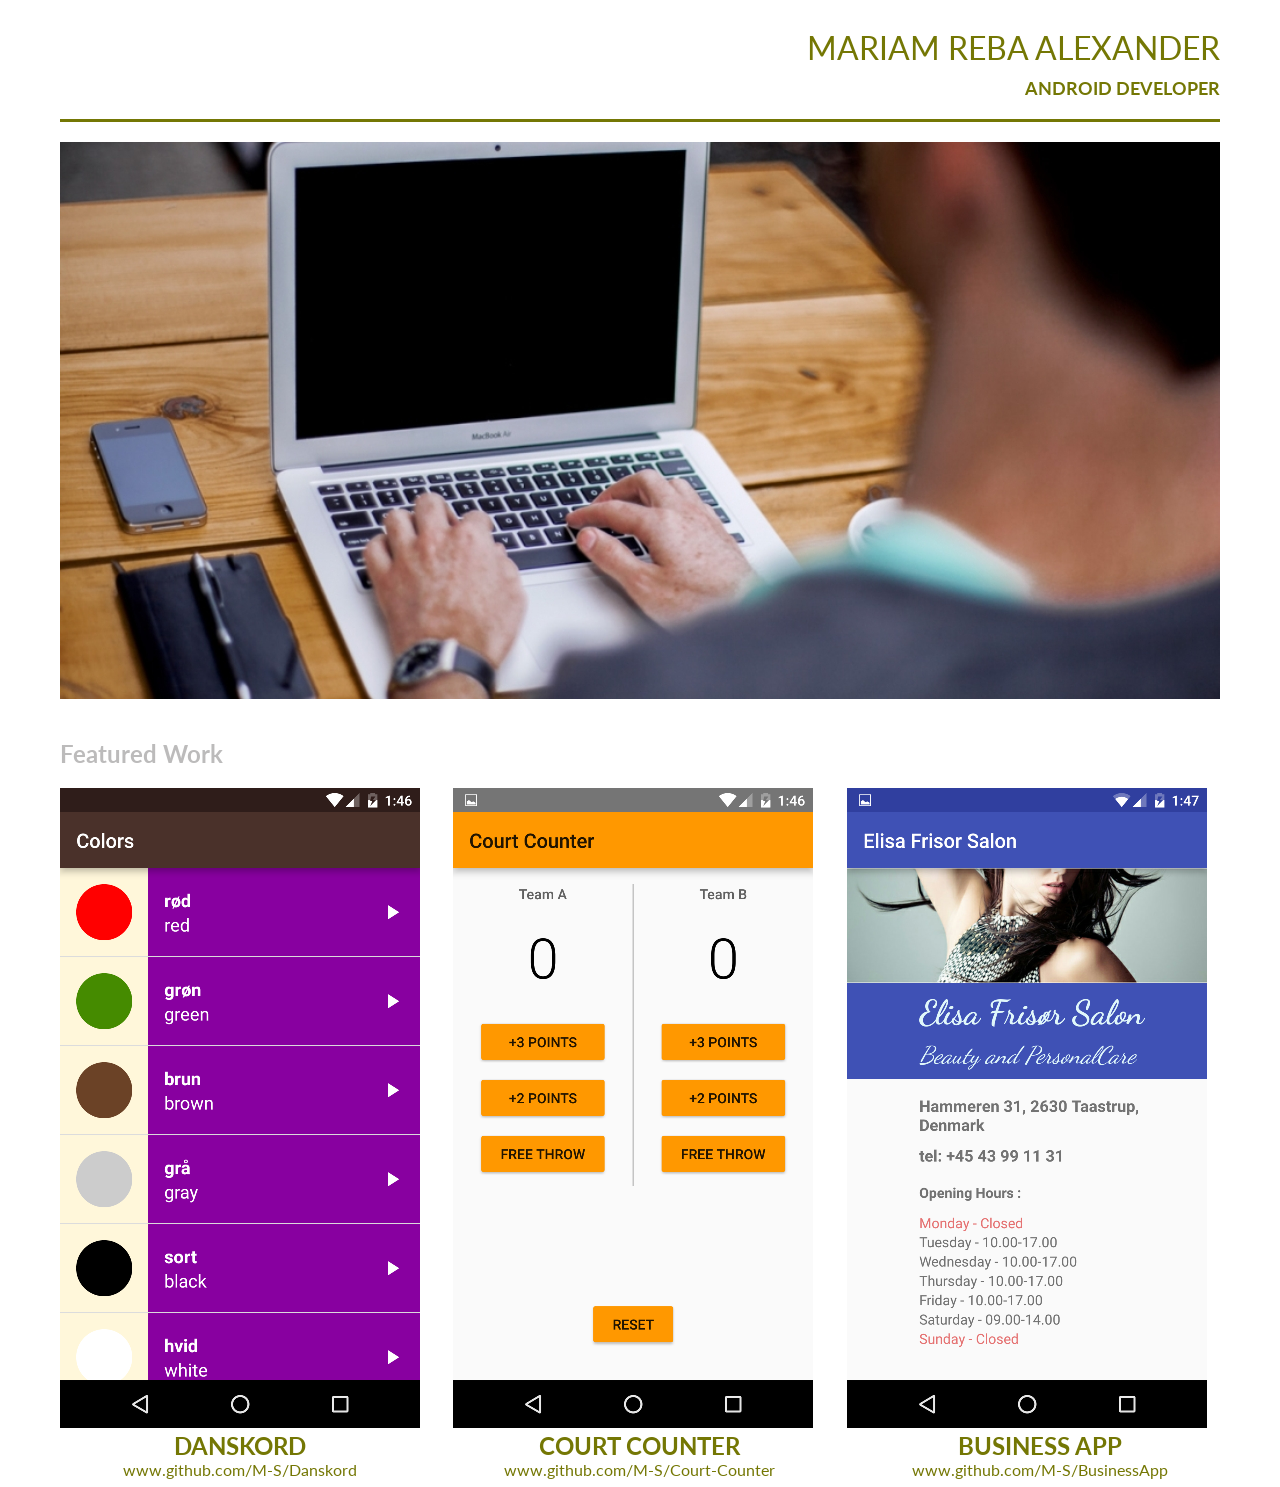
<file: test.html>
<!DOCTYPE HTML>
<html>
	<head>
		<meta charset="utf-8">
  		<title>Framework Test Page</title>
		<link href="css/main.css" rel="stylesheet" type="text/css">
		<link href="https://fonts.googleapis.com/css?family=Lato:300" rel="stylesheet">
	</head>
	<body>
		
	  <div class="grid">
	    <div class="h1">
	      <div class="col-6"></div>
	      <div class="col-6">MARIAM REBA ALEXANDER</div>
	    </div>
	    <div class = "h2">
	    	<div class = "col-8"></div>
	    	<div class = "col-4">ANDROID DEVELOPER</div>
	    </div>
	    <div class = "line">
	    	<div class = "col-12"></div>
	    </div>
	    <div class="featuredimage">
	      <img src = "images/featuredimage.png">
	    </div>
	    <div class="h3">
	      <div class="col-4">Featured Work</div>
	      <div class="col-8"></div>
	      
	    </div>

	    <div class="images">
	      <div class="col-4"><img src = "images/danskord.png"></div>
	      <div class="col-4"><img src = "images/courtcounter.png"></div>
	      <div class="col-4"><img src = "images/salon.png"></div>
	    </div>
	    <div class="h4">
	      <div class="col-4">DANSKORD</div>
	      <div class="col-4">COURT COUNTER</div>
	      <div class="col-4">BUSINESS APP</div>
	    </div>
	    <div class="h5">
	      <div class="col-4">www.github.com/M-S/Danskord</div>
	      <div class="col-4">www.github.com/M-S/Court-Counter</div>
	      <div class="col-4">www.github.com/M-S/BusinessApp</div>
	    </div>
	    
	  </div>
	</body>
</html>
</file>
<file: css/main.css>
/** {
    border: 1px solid red !important;
}

* {
    -webkit-box-sizing: border-box;
    -moz-box-sizing: border-box;
    -ms-box-sizing: border-box;
    box-sizing: border-box;

}*/

.grid {
    margin: 0 auto;
    max-width: 1200px;
    width: 100%;
    
}
*{
	font-family: 'Lato', sans-serif;

}

@media only screen and (max-width: 500px){
	p{
		display: none;
	}
}

.col-1 {
    width: 8.33%;
}

.col-2 {
    width: 16.66%;
}

.col-3 {
    width: 25%;
}

.col-4 {
    width: 33.33%;
}

.col-5 {
    width: 41.66%;
}

.col-6 {
    width: 50%;
}

.col-7 {
    width: 58.33%;
}

.col-8 {
    width: 66.66%;
}

.col-9 {
    width: 75%;
}

.col-10 {
    width: 83.33%;
}

.col-11 {
    width: 91.66%;
}

.col-12 {
    width: 100%;
}
.h1{
	display: flex;
    flex-wrap: wrap;
    font-size: xx-large;
    text-align: right;
    padding-right: 20px;
    padding-top: 20px;
    padding-bottom: 10px;
    color: #747704;
}
.h2{
	display: flex;
    flex-wrap: wrap;
    font-size: large;
    text-align: right;
    padding-bottom: 20px;
    padding-right: 20px;
    color: #747704;
    font-weight:bold;
}
.line{
	background-color:#747704;
	height: 3px;
	margin-right: 20px;
	margin-left: 20px; 
}
.featuredimage{
	display: flex;
    flex-wrap: wrap;
    padding: 20px;
}
.h3{
	display: flex;
    flex-wrap: wrap;
    font-size: x-large;
    padding: 20px;
    font-weight:bold;
    color: #BCBBBB;
}
.images{
	display: flex;
    flex-wrap: wrap;
    padding-left: 20px;
  
} 
.h4{
	display: flex;
    flex-wrap: wrap;
    font-size: x-large;
    text-align:center;
    font-weight:bold;
    color: #747704;
}
.h5{
	display: flex;
    flex-wrap: wrap;
    font-size: normal;
    text-align: center;
    color: #747704;
}
</file>
